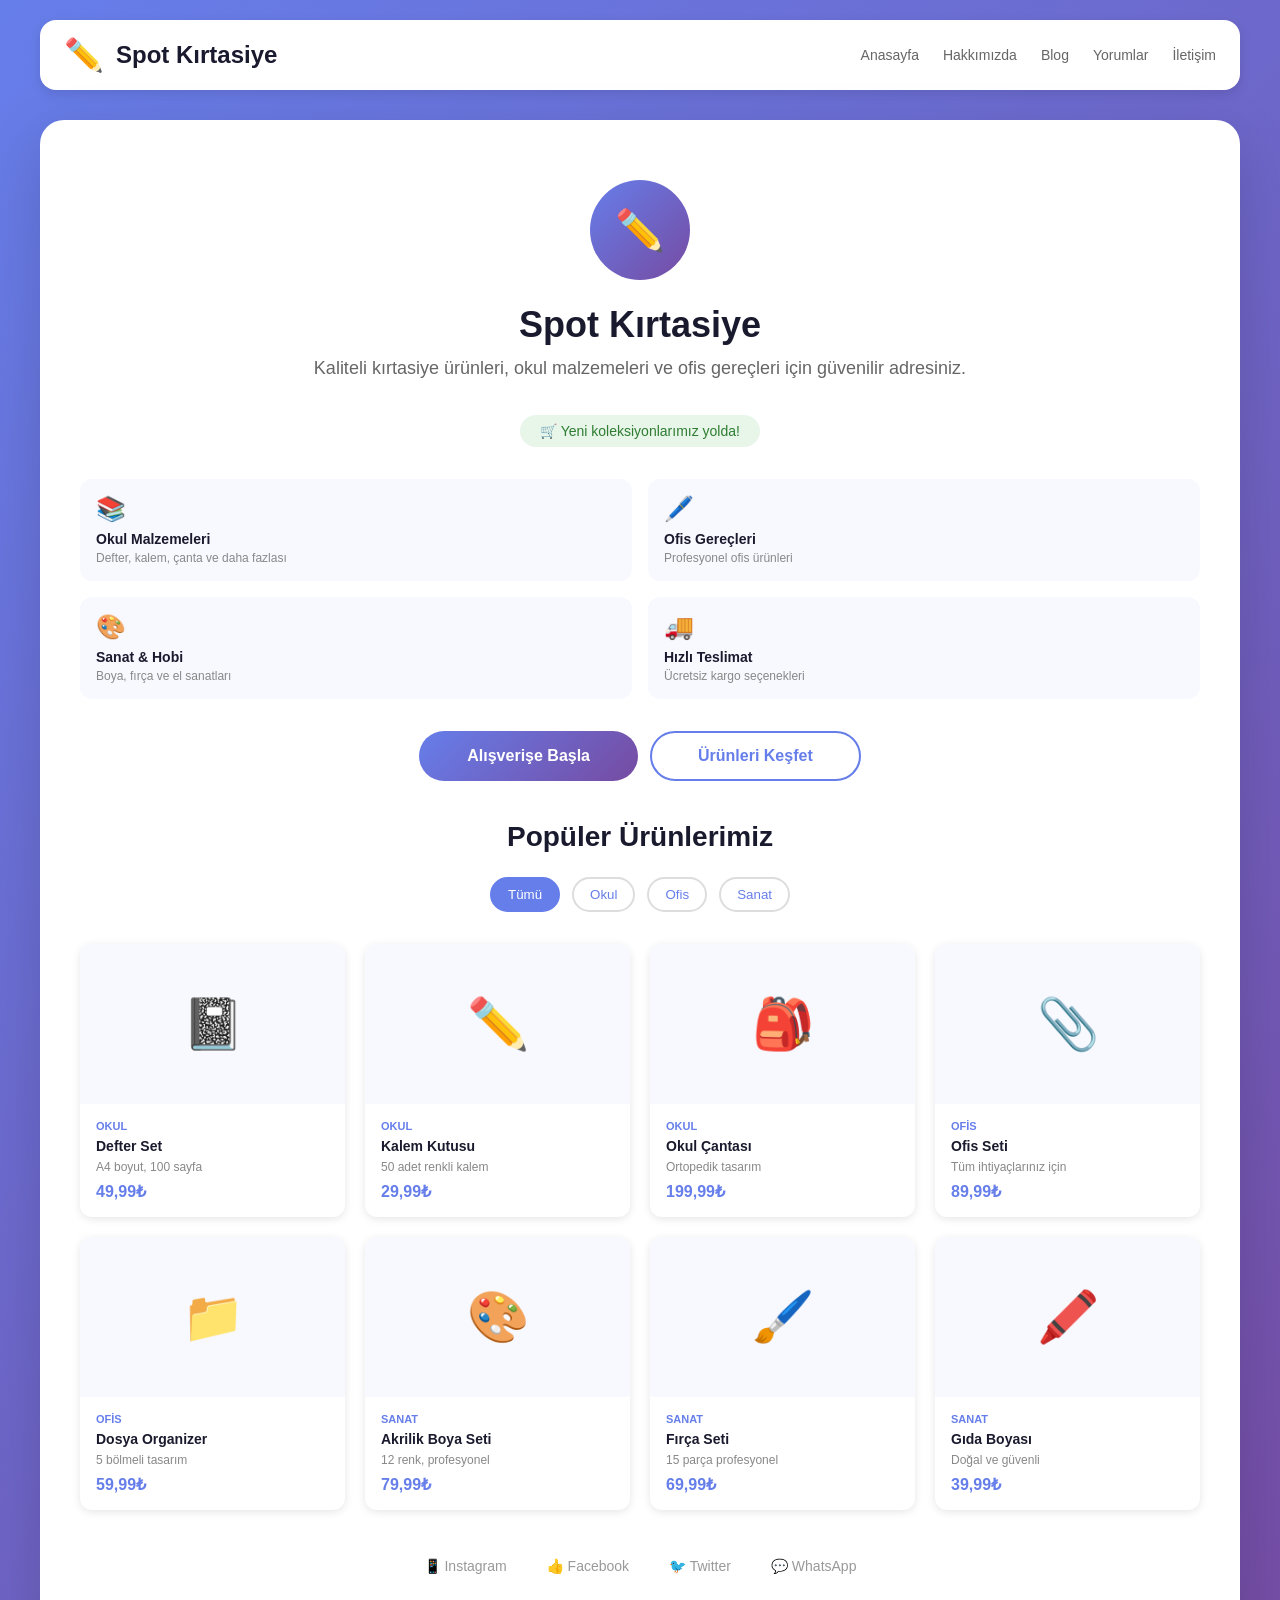
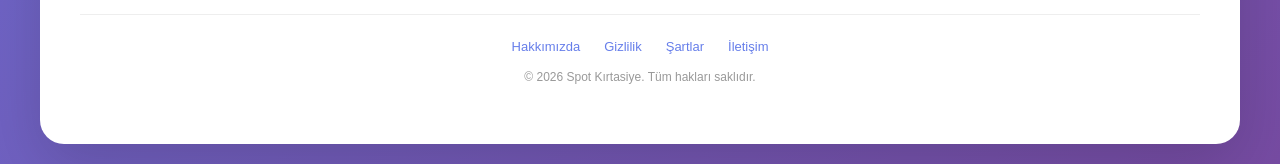
<file: index.html>
<!DOCTYPE html>
<html lang="tr">
<head>
    <meta charset="UTF-8">
    <meta name="viewport" content="width=device-width, initial-scale=1.0">
    <meta name="description" content="Spot Kırtasiye - Kaliteli kırtasiye ürünleri, okul malzemeleri ve ofis gereçleri için güvenilir adresiniz.">
    <meta name="keywords" content="kırtasiye, okul malzemeleri, ofis gereçleri, sanat malzemeleri">
    <meta name="author" content="Spot Kırtasiye">
    <meta property="og:title" content="Spot Kırtasiye">
    <meta property="og:description" content="Kaliteli kırtasiye ürünleri, okul malzemeleri ve ofis gereçleri">
    <meta property="og:type" content="website">
    
    <title>Spot Kırtasiye - Resmi Web Sitesi</title>
    <style>
        * { margin: 0; padding: 0; box-sizing: border-box; }
        
        body {
            font-family: -apple-system, BlinkMacSystemFont, 'Segoe UI', Roboto, sans-serif;
            background: linear-gradient(135deg, #667eea 0%, #764ba2 100%);
            min-height: 100vh;
            padding: 20px;
        }

        .container {
            max-width: 1200px;
            margin: 0 auto;
        }

        /* Header */
        header {
            background: white;
            border-radius: 16px;
            padding: 16px 24px;
            margin-bottom: 30px;
            box-shadow: 0 4px 12px rgba(0,0,0,0.1);
        }

        .header-content {
            display: flex;
            justify-content: space-between;
            align-items: center;
            flex-wrap: wrap;
            gap: 20px;
        }

        .logo-section {
            display: flex;
            align-items: center;
            gap: 12px;
            text-decoration: none;
            color: #1a1a2e;
            font-weight: 700;
            font-size: 24px;
        }

        .logo-icon {
            font-size: 32px;
        }

        nav {
            display: flex;
            gap: 24px;
            flex-wrap: wrap;
        }

        nav a {
            text-decoration: none;
            color: #666;
            font-weight: 500;
            transition: color 0.2s;
            font-size: 14px;
        }

        nav a:hover {
            color: #667eea;
        }

        .card {
            background: white;
            border-radius: 24px;
            padding: 60px 40px;
            width: 100%;
            box-shadow: 0 20px 60px rgba(0,0,0,0.15);
            animation: fadeIn 0.8s ease-out;
        }

        @keyframes fadeIn {
            from { opacity: 0; transform: translateY(20px); }
            to { opacity: 1; transform: translateY(0); }
        }

        .logo {
            width: 100px;
            height: 100px;
            background: linear-gradient(135deg, #667eea, #764ba2);
            border-radius: 50%;
            display: flex;
            align-items: center;
            justify-content: center;
            margin: 0 auto 24px;
            font-size: 40px;
            color: white;
            animation: pulse 2s infinite;
        }

        @keyframes pulse {
            0%, 100% { transform: scale(1); }
            50% { transform: scale(1.05); }
        }

        h1 {
            font-size: 36px;
            color: #1a1a2e;
            margin-bottom: 8px;
            font-weight: 700;
            text-align: center;
        }

        h2 {
            font-size: 28px;
            color: #1a1a2e;
            margin-bottom: 24px;
            font-weight: 700;
            text-align: center;
        }

        .subtitle {
            font-size: 18px;
            color: #666;
            margin-bottom: 32px;
            line-height: 1.6;
            text-align: center;
        }

        .badge {
            display: inline-block;
            background: #e8f5e9;
            color: #2e7d32;
            padding: 8px 20px;
            border-radius: 50px;
            font-size: 14px;
            font-weight: 500;
            margin: 0 auto 32px;
            display: block;
            width: fit-content;
        }

        .features {
            display: grid;
            grid-template-columns: 1fr 1fr;
            gap: 16px;
            margin-bottom: 32px;
            text-align: left;
        }

        .feature {
            background: #f8f9ff;
            padding: 16px;
            border-radius: 12px;
            transition: transform 0.2s, box-shadow 0.2s;
        }

        .feature:hover {
            transform: translateY(-2px);
            box-shadow: 0 4px 12px rgba(102, 126, 234, 0.2);
        }

        .feature-icon {
            font-size: 24px;
            margin-bottom: 8px;
            display: block;
        }

        .feature h3 {
            font-size: 14px;
            color: #1a1a2e;
            margin-bottom: 4px;
            font-weight: 600;
        }

        .feature p {
            font-size: 12px;
            color: #888;
        }

        .button-group {
            display: flex;
            gap: 12px;
            justify-content: center;
            margin-bottom: 32px;
            flex-wrap: wrap;
        }

        .btn {
            display: inline-block;
            background: linear-gradient(135deg, #667eea, #764ba2);
            color: white;
            padding: 16px 48px;
            border-radius: 50px;
            font-size: 16px;
            font-weight: 600;
            text-decoration: none;
            transition: transform 0.2s, box-shadow 0.2s;
            border: none;
            cursor: pointer;
        }

        .btn:hover {
            transform: translateY(-2px);
            box-shadow: 0 8px 25px rgba(102, 126, 234, 0.4);
        }

        .btn-secondary {
            background: transparent;
            color: #667eea;
            border: 2px solid #667eea;
            padding: 14px 46px;
        }

        .btn-secondary:hover {
            background: #667eea;
            color: white;
        }

        .filter-buttons {
            display: flex;
            justify-content: center;
            gap: 12px;
            margin-bottom: 32px;
            flex-wrap: wrap;
        }

        .filter-btn {
            padding: 8px 16px;
            border: 2px solid #ddd;
            background: white;
            color: #667eea;
            border-radius: 20px;
            cursor: pointer;
            font-weight: 500;
            transition: all 0.2s;
        }

        .filter-btn:hover,
        .filter-btn.active {
            background: #667eea;
            color: white;
            border-color: #667eea;
        }

        .products-grid {
            display: grid;
            grid-template-columns: repeat(auto-fill, minmax(220px, 1fr));
            gap: 20px;
            margin-bottom: 40px;
        }

        .product-card {
            background: white;
            border-radius: 12px;
            overflow: hidden;
            transition: transform 0.2s, box-shadow 0.2s;
            cursor: pointer;
            box-shadow: 0 2px 8px rgba(0,0,0,0.1);
        }

        .product-card:hover {
            transform: translateY(-4px);
            box-shadow: 0 12px 30px rgba(0,0,0,0.15);
        }

        .product-image {
            width: 100%;
            height: 160px;
            background: #f8f9ff;
            display: flex;
            align-items: center;
            justify-content: center;
            font-size: 50px;
        }

        .product-info {
            padding: 16px;
        }

        .product-category {
            font-size: 11px;
            color: #667eea;
            text-transform: uppercase;
            font-weight: 600;
            margin-bottom: 6px;
        }

        .product-name {
            font-size: 14px;
            font-weight: 600;
            color: #1a1a2e;
            margin-bottom: 6px;
        }

        .product-description {
            font-size: 12px;
            color: #888;
            margin-bottom: 8px;
        }

        .product-price {
            font-size: 16px;
            font-weight: 700;
            color: #667eea;
        }

        .social {
            margin-top: 24px;
            display: flex;
            justify-content: center;
            gap: 16px;
            flex-wrap: wrap;
        }

        .social a {
            color: #999;
            text-decoration: none;
            font-size: 14px;
            transition: color 0.2s;
            padding: 8px 12px;
            border-radius: 6px;
            display: inline-flex;
            align-items: center;
            gap: 6px;
        }

        .social a:hover {
            color: #667eea;
            background: #f8f9ff;
        }

        .footer {
            margin-top: 32px;
            padding-top: 24px;
            border-top: 1px solid #eee;
            font-size: 12px;
            color: #999;
            text-align: center;
        }

        .footer-links {
            margin-bottom: 16px;
            display: flex;
            justify-content: center;
            gap: 24px;
            font-size: 13px;
            flex-wrap: wrap;
        }

        .footer-links a {
            color: #667eea;
            text-decoration: none;
            transition: color 0.2s;
        }

        .footer-links a:hover {
            color: #764ba2;
        }

        @media (max-width: 768px) {
            .card { padding: 40px 24px; }
            h1 { font-size: 28px; }
            .features { grid-template-columns: 1fr; }
            .button-group { flex-direction: column; }
            .btn { width: 100%; }
            .products-grid { grid-template-columns: repeat(auto-fill, minmax(180px, 1fr)); }
            .footer-links { flex-direction: column; gap: 12px; }
            nav { gap: 12px; }
            nav a { font-size: 12px; }
        }

        @media (max-width: 480px) {
            header {
                padding: 12px 16px;
            }
            .card { padding: 30px 16px; }
            h1 { font-size: 24px; }
            .btn { padding: 12px 32px; font-size: 14px; }
            .logo { width: 80px; height: 80px; font-size: 32px; }
            .social { gap: 8px; }
            .products-grid { grid-template-columns: 1fr; }
            .feature-icon { font-size: 20px; }
            .feature h3 { font-size: 13px; }
            .logo-section { font-size: 18px; }
            nav { gap: 8px; }
            nav a { font-size: 11px; }
        }
    </style>
</head>
<body>
    <div class="container">
        <!-- Header Navigation -->
        <header>
            <div class="header-content">
                <a href="index.html" class="logo-section">
                    <span class="logo-icon">✏️</span>
                    <span>Spot Kırtasiye</span>
                </a>
                <nav>
                    <a href="index.html">Anasayfa</a>
                    <a href="pages/about.html">Hakkımızda</a>
                    <a href="pages/blog.html">Blog</a>
                    <a href="pages/reviews.html">Yorumlar</a>
                    <a href="pages/contact.html">İletişim</a>
                </nav>
            </div>
        </header>

        <!-- Main Content -->
        <div class="card">
            <div class="logo">✏️</div>
            <h1>Spot Kırtasiye</h1>
            <p class="subtitle">Kaliteli kırtasiye ürünleri, okul malzemeleri ve ofis gereçleri için güvenilir adresiniz.</p>
            <div class="badge">🛒 Yeni koleksiyonlarımız yolda!</div>
            
            <div class="features">
                <div class="feature">
                    <div class="feature-icon">📚</div>
                    <h3>Okul Malzemeleri</h3>
                    <p>Defter, kalem, çanta ve daha fazlası</p>
                </div>
                <div class="feature">
                    <div class="feature-icon">🖊️</div>
                    <h3>Ofis Gereçleri</h3>
                    <p>Profesyonel ofis ürünleri</p>
                </div>
                <div class="feature">
                    <div class="feature-icon">🎨</div>
                    <h3>Sanat & Hobi</h3>
                    <p>Boya, fırça ve el sanatları</p>
                </div>
                <div class="feature">
                    <div class="feature-icon">🚚</div>
                    <h3>Hızlı Teslimat</h3>
                    <p>Ücretsiz kargo seçenekleri</p>
                </div>
            </div>

            <div class="button-group">
                <a href="https://www.spotkirtasiye.com" class="btn">Alışverişe Başla</a>
                <a href="#products" class="btn btn-secondary">Ürünleri Keşfet</a>
            </div>

            <!-- Products Section -->
            <div id="products" style="margin-top: 40px;">
                <h2>Popüler Ürünlerimiz</h2>
                
                <div class="filter-buttons">
                    <button class="filter-btn active" data-category="all">Tümü</button>
                    <button class="filter-btn" data-category="school">Okul</button>
                    <button class="filter-btn" data-category="office">Ofis</button>
                    <button class="filter-btn" data-category="art">Sanat</button>
                </div>

                <div class="products-grid">
                    <div class="product-card" data-category="school">
                        <div class="product-image">📓</div>
                        <div class="product-info">
                            <div class="product-category">Okul</div>
                            <div class="product-name">Defter Set</div>
                            <div class="product-description">A4 boyut, 100 sayfa</div>
                            <div class="product-price">49,99₺</div>
                        </div>
                    </div>

                    <div class="product-card" data-category="school">
                        <div class="product-image">✏️</div>
                        <div class="product-info">
                            <div class="product-category">Okul</div>
                            <div class="product-name">Kalem Kutusu</div>
                            <div class="product-description">50 adet renkli kalem</div>
                            <div class="product-price">29,99₺</div>
                        </div>
                    </div>

                    <div class="product-card" data-category="school">
                        <div class="product-image">🎒</div>
                        <div class="product-info">
                            <div class="product-category">Okul</div>
                            <div class="product-name">Okul Çantası</div>
                            <div class="product-description">Ortopedik tasarım</div>
                            <div class="product-price">199,99₺</div>
                        </div>
                    </div>

                    <div class="product-card" data-category="office">
                        <div class="product-image">📎</div>
                        <div class="product-info">
                            <div class="product-category">Ofis</div>
                            <div class="product-name">Ofis Seti</div>
                            <div class="product-description">Tüm ihtiyaçlarınız için</div>
                            <div class="product-price">89,99₺</div>
                        </div>
                    </div>

                    <div class="product-card" data-category="office">
                        <div class="product-image">📁</div>
                        <div class="product-info">
                            <div class="product-category">Ofis</div>
                            <div class="product-name">Dosya Organizer</div>
                            <div class="product-description">5 bölmeli tasarım</div>
                            <div class="product-price">59,99₺</div>
                        </div>
                    </div>

                    <div class="product-card" data-category="art">
                        <div class="product-image">🎨</div>
                        <div class="product-info">
                            <div class="product-category">Sanat</div>
                            <div class="product-name">Akrilik Boya Seti</div>
                            <div class="product-description">12 renk, profesyonel</div>
                            <div class="product-price">79,99₺</div>
                        </div>
                    </div>

                    <div class="product-card" data-category="art">
                        <div class="product-image">🖌️</div>
                        <div class="product-info">
                            <div class="product-category">Sanat</div>
                            <div class="product-name">Fırça Seti</div>
                            <div class="product-description">15 parça profesyonel</div>
                            <div class="product-price">69,99₺</div>
                        </div>
                    </div>

                    <div class="product-card" data-category="art">
                        <div class="product-image">🖍️</div>
                        <div class="product-info">
                            <div class="product-category">Sanat</div>
                            <div class="product-name">Gıda Boyası</div>
                            <div class="product-description">Doğal ve güvenli</div>
                            <div class="product-price">39,99₺</div>
                        </div>
                    </div>
                </div>
            </div>

            <div class="social">
                <a href="https://www.instagram.com/spotkiratasiye" target="_blank">📱 Instagram</a>
                <a href="https://www.facebook.com/spotkiratasiye" target="_blank">👍 Facebook</a>
                <a href="https://www.twitter.com/spotkiratasiye" target="_blank">🐦 Twitter</a>
                <a href="https://wa.me/905332564848" target="_blank">💬 WhatsApp</a>
            </div>

            <div class="footer">
                <div class="footer-links">
                    <a href="pages/about.html">Hakkımızda</a>
                    <a href="#privacy">Gizlilik</a>
                    <a href="#terms">Şartlar</a>
                    <a href="pages/contact.html">İletişim</a>
                </div>
                © 2026 Spot Kırtasiye. Tüm hakları saklıdır.
            </div>
        </div>
    </div>

    <script>
        // Ürün Filtreleri
        function initProductFilters() {
            const filterButtons = document.querySelectorAll('.filter-btn');
            const productCards = document.querySelectorAll('.product-card');

            filterButtons.forEach(button => {
                button.addEventListener('click', () => {
                    const category = button.getAttribute('data-category');
                    
                    filterButtons.forEach(btn => btn.classList.remove('active'));
                    button.classList.add('active');

                    productCards.forEach(card => {
                        if (category === 'all' || card.getAttribute('data-category') === category) {
                            card.style.display = 'block';
                        } else {
                            card.style.display = 'none';
                        }
                    });
                });
            });
        }

        // Smooth Scroll
        function initSmoothScroll() {
            document.querySelectorAll('a[href^="#"]').forEach(anchor => {
                anchor.addEventListener('click', function (e) {
                    e.preventDefault();
                    const target = document.querySelector(this.getAttribute('href'));
                    if (target) {
                        target.scrollIntoView({ behavior: 'smooth', block: 'start' });
                    }
                });
            });
        }

        // Sayfayı Başlat
        document.addEventListener('DOMContentLoaded', () => {
            initProductFilters();
            initSmoothScroll();
        });
    </script>
</body>
</html>
</file>
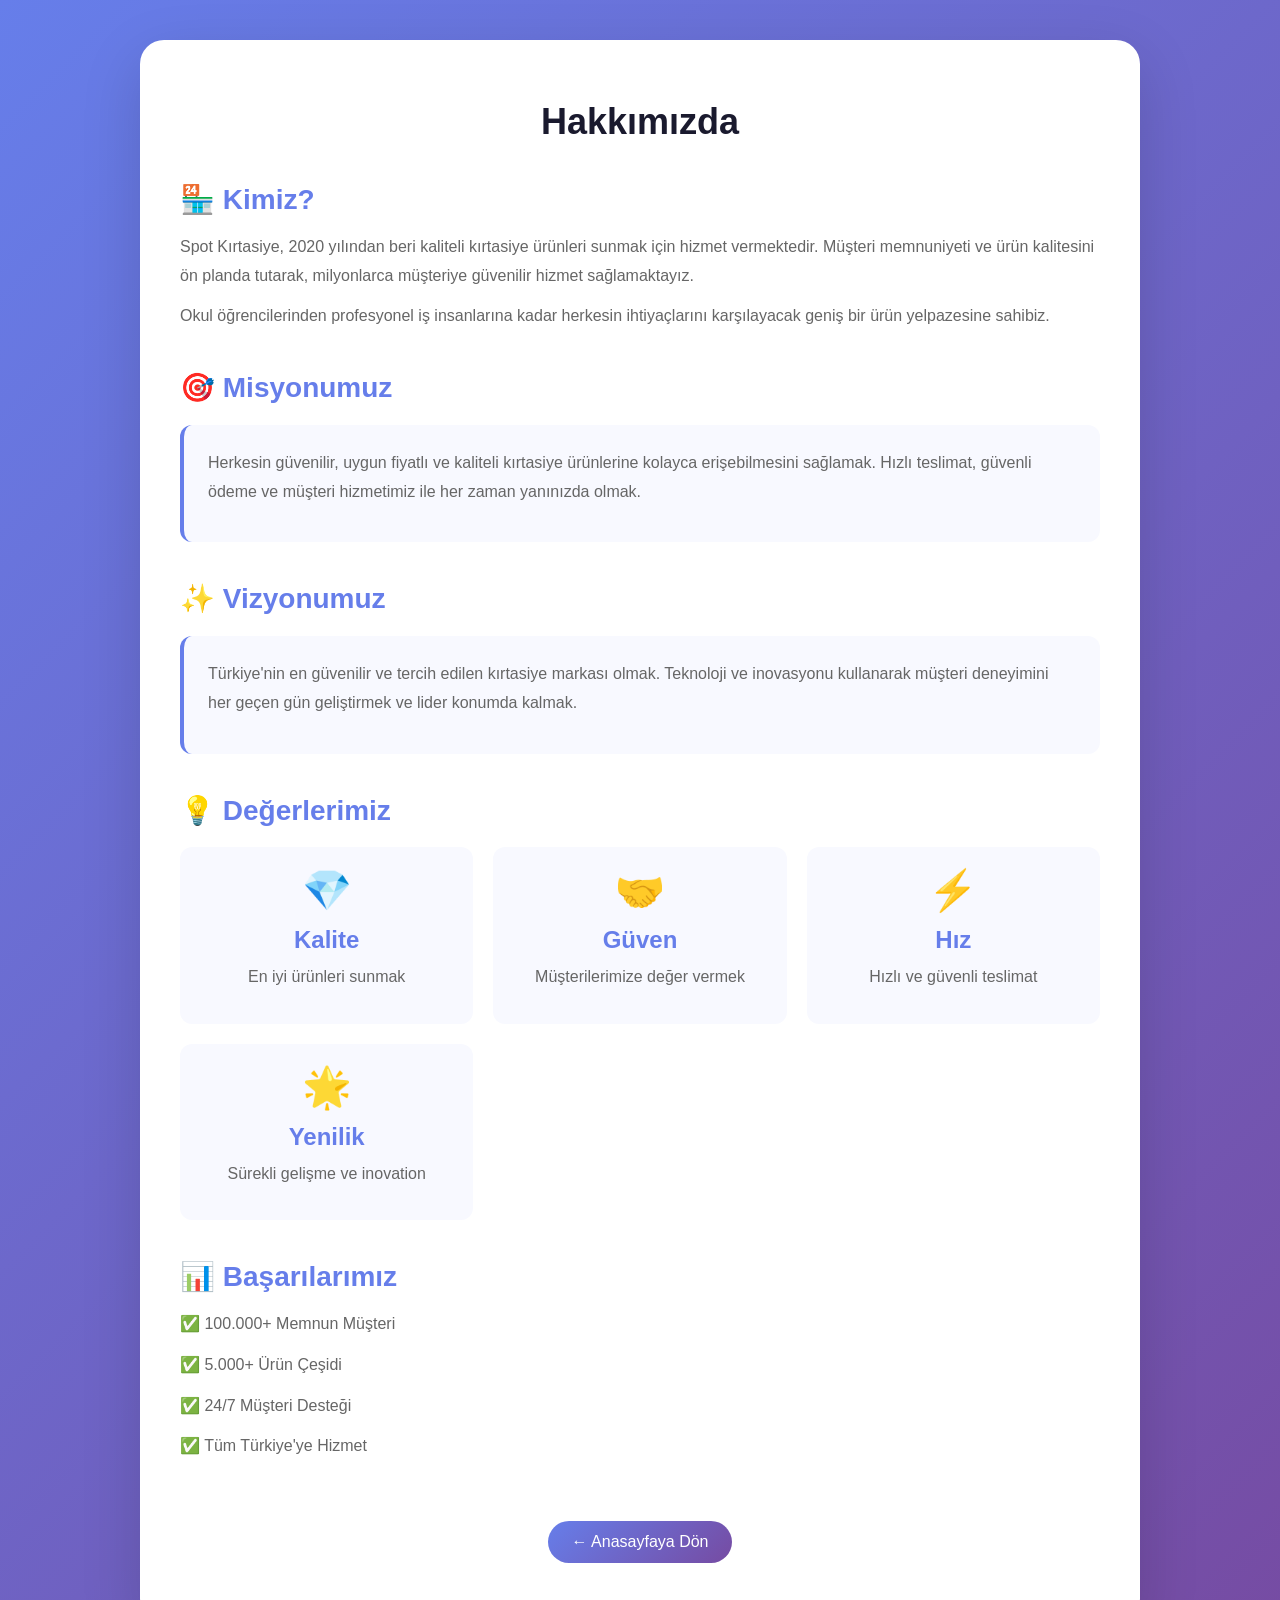
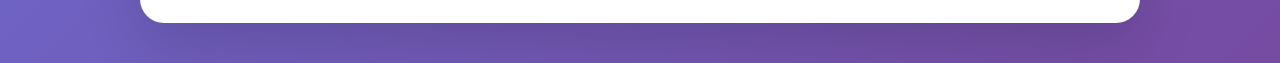
<file: pages/about.html>
<!DOCTYPE html>
<html lang="tr">
<head>
    <meta charset="UTF-8">
    <meta name="viewport" content="width=device-width, initial-scale=1.0">
    <meta name="description" content="Spot Kırtasiye - Hakkımızda. Kaliteli kırtasiye ürünleri sunmak için kurulmuş güvenilir bir işletme.">
    <title>Hakkımızda - Spot Kırtasiye</title>
    <link rel="stylesheet" href="../styles.css">
    <style>
        .about-content {
            background: white;
            border-radius: 24px;
            padding: 60px 40px;
            margin: 20px auto;
            max-width: 1000px;
            box-shadow: 0 20px 60px rgba(0,0,0,0.15);
        }

        .about-section {
            margin-bottom: 40px;
        }

        .about-section h2 {
            color: #667eea;
            margin-bottom: 16px;
            font-size: 28px;
        }

        .about-section p {
            color: #666;
            line-height: 1.8;
            font-size: 16px;
            margin-bottom: 12px;
        }

        .mission-box, .vision-box {
            background: #f8f9ff;
            padding: 24px;
            border-radius: 12px;
            border-left: 4px solid #667eea;
            margin: 20px 0;
        }

        .values-grid {
            display: grid;
            grid-template-columns: repeat(auto-fit, minmax(250px, 1fr));
            gap: 20px;
            margin: 20px 0;
        }

        .value-card {
            background: #f8f9ff;
            padding: 20px;
            border-radius: 12px;
            text-align: center;
        }

        .value-icon {
            font-size: 40px;
            margin-bottom: 12px;
        }

        .value-card h3 {
            color: #667eea;
            margin-bottom: 8px;
        }

        .nav-link {
            display: inline-block;
            margin-top: 20px;
            background: linear-gradient(135deg, #667eea, #764ba2);
            color: white;
            padding: 12px 24px;
            border-radius: 50px;
            text-decoration: none;
            transition: transform 0.2s;
        }

        .nav-link:hover {
            transform: translateY(-2px);
        }

        @media (max-width: 768px) {
            .about-content {
                padding: 30px 20px;
            }

            .about-section h2 {
                font-size: 22px;
            }

            .about-section p {
                font-size: 14px;
            }
        }
    </style>
</head>
<body style="background: linear-gradient(135deg, #667eea 0%, #764ba2 100%); min-height: 100vh; padding: 20px;">
    <div class="about-content">
        <h1 style="color: #1a1a2e; text-align: center; margin-bottom: 40px;">Hakkımızda</h1>

        <div class="about-section">
            <h2>🏪 Kimiz?</h2>
            <p>
                Spot Kırtasiye, 2020 yılından beri kaliteli kırtasiye ürünleri sunmak için hizmet vermektedir. 
                Müşteri memnuniyeti ve ürün kalitesini ön planda tutarak, milyonlarca müşteriye güvenilir hizmet sağlamaktayız.
            </p>
            <p>
                Okul öğrencilerinden profesyonel iş insanlarına kadar herkesin ihtiyaçlarını karşılayacak geniş bir ürün yelpazesine sahibiz.
            </p>
        </div>

        <div class="about-section">
            <h2>🎯 Misyonumuz</h2>
            <div class="mission-box">
                <p>
                    Herkesin güvenilir, uygun fiyatlı ve kaliteli kırtasiye ürünlerine kolayca erişebilmesini sağlamak.
                    Hızlı teslimat, güvenli ödeme ve müşteri hizmetimiz ile her zaman yanınızda olmak.
                </p>
            </div>
        </div>

        <div class="about-section">
            <h2>✨ Vizyonumuz</h2>
            <div class="vision-box">
                <p>
                    Türkiye'nin en güvenilir ve tercih edilen kırtasiye markası olmak. Teknoloji ve inovasyonu kullanarak 
                    müşteri deneyimini her geçen gün geliştirmek ve lider konumda kalmak.
                </p>
            </div>
        </div>

        <div class="about-section">
            <h2>💡 Değerlerimiz</h2>
            <div class="values-grid">
                <div class="value-card">
                    <div class="value-icon">💎</div>
                    <h3>Kalite</h3>
                    <p>En iyi ürünleri sunmak</p>
                </div>
                <div class="value-card">
                    <div class="value-icon">🤝</div>
                    <h3>Güven</h3>
                    <p>Müşterilerimize değer vermek</p>
                </div>
                <div class="value-card">
                    <div class="value-icon">⚡</div>
                    <h3>Hız</h3>
                    <p>Hızlı ve güvenli teslimat</p>
                </div>
                <div class="value-card">
                    <div class="value-icon">🌟</div>
                    <h3>Yenilik</h3>
                    <p>Sürekli gelişme ve inovation</p>
                </div>
            </div>
        </div>

        <div class="about-section">
            <h2>📊 Başarılarımız</h2>
            <p>✅ 100.000+ Memnun Müşteri</p>
            <p>✅ 5.000+ Ürün Çeşidi</p>
            <p>✅ 24/7 Müşteri Desteği</p>
            <p>✅ Tüm Türkiye'ye Hizmet</p>
        </div>

        <div style="text-align: center; margin-top: 40px;">
            <a href="../index.html" class="nav-link">← Anasayfaya Dön</a>
        </div>
    </div>
</body>
</html>
</file>
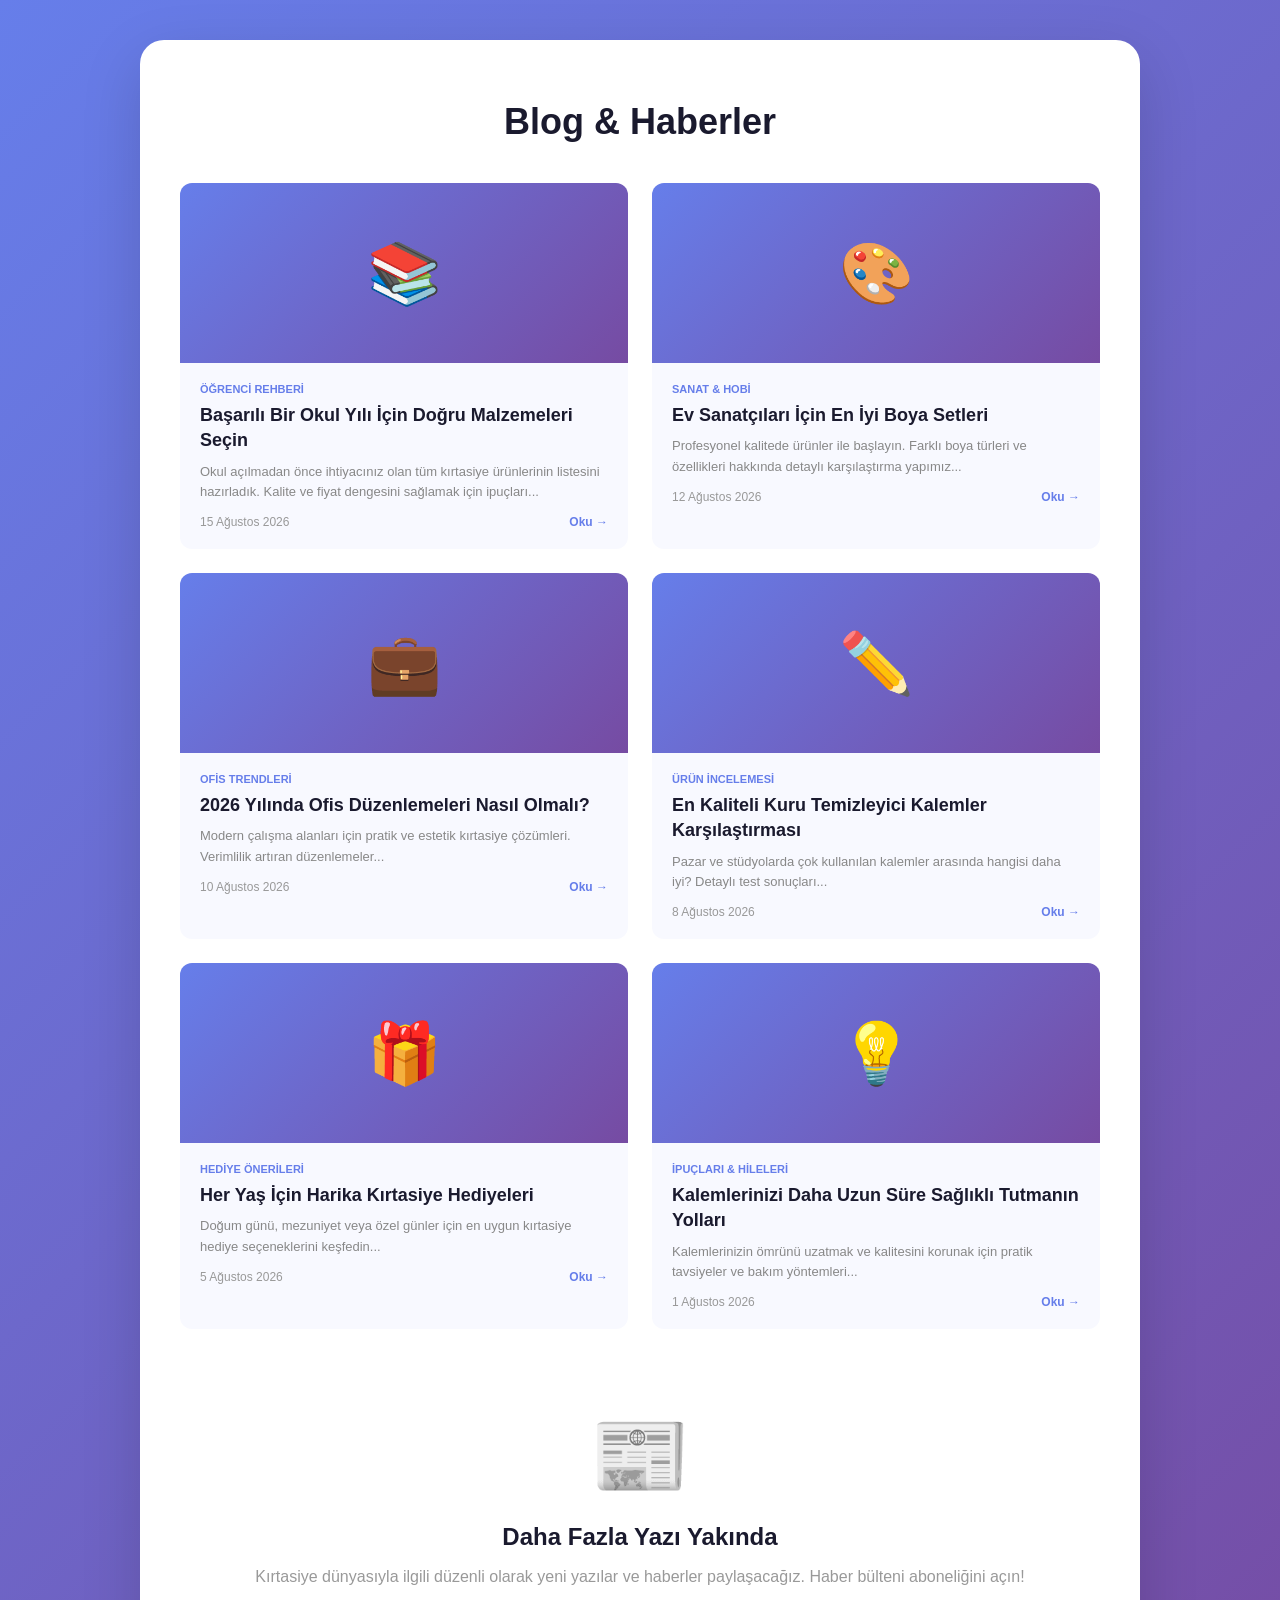
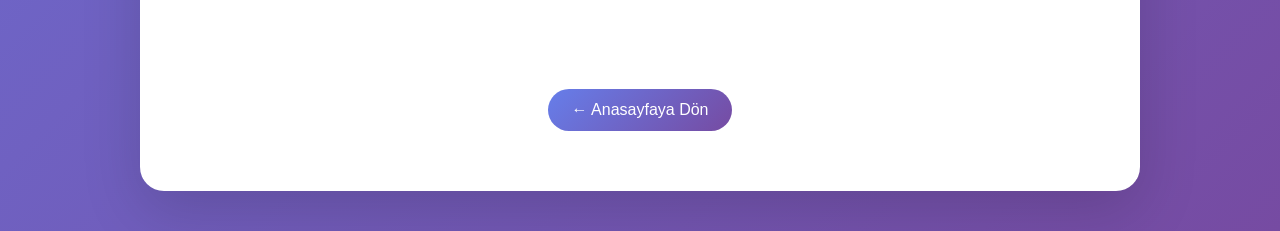
<file: pages/blog.html>
<!DOCTYPE html>
<html lang="tr">
<head>
    <meta charset="UTF-8">
    <meta name="viewport" content="width=device-width, initial-scale=1.0">
    <meta name="description" content="Spot Kırtasiye - Blog. Kırtasiye trendleri, ürün önerileri ve ipuçları.">
    <title>Blog - Spot Kırtasiye</title>
    <link rel="stylesheet" href="../styles.css">
    <style>
        .blog-container {
            background: white;
            border-radius: 24px;
            padding: 60px 40px;
            margin: 20px auto;
            max-width: 1000px;
            box-shadow: 0 20px 60px rgba(0,0,0,0.15);
        }

        .blog-grid {
            display: grid;
            grid-template-columns: repeat(auto-fill, minmax(300px, 1fr));
            gap: 24px;
            margin-bottom: 40px;
        }

        .blog-card {
            background: #f8f9ff;
            border-radius: 12px;
            overflow: hidden;
            transition: transform 0.2s, box-shadow 0.2s;
            cursor: pointer;
        }

        .blog-card:hover {
            transform: translateY(-4px);
            box-shadow: 0 12px 30px rgba(0,0,0,0.15);
        }

        .blog-image {
            width: 100%;
            height: 180px;
            background: linear-gradient(135deg, #667eea, #764ba2);
            display: flex;
            align-items: center;
            justify-content: center;
            font-size: 60px;
        }

        .blog-content {
            padding: 20px;
        }

        .blog-category {
            font-size: 11px;
            color: #667eea;
            text-transform: uppercase;
            font-weight: 600;
            margin-bottom: 8px;
        }

        .blog-title {
            font-size: 18px;
            font-weight: 700;
            color: #1a1a2e;
            margin-bottom: 8px;
            line-height: 1.4;
        }

        .blog-excerpt {
            font-size: 13px;
            color: #888;
            line-height: 1.6;
            margin-bottom: 12px;
        }

        .blog-meta {
            font-size: 12px;
            color: #999;
            display: flex;
            justify-content: space-between;
        }

        .read-more {
            color: #667eea;
            text-decoration: none;
            font-weight: 600;
            transition: color 0.2s;
        }

        .read-more:hover {
            color: #764ba2;
        }

        .nav-link {
            display: inline-block;
            margin-top: 20px;
            background: linear-gradient(135deg, #667eea, #764ba2);
            color: white;
            padding: 12px 24px;
            border-radius: 50px;
            text-decoration: none;
            transition: transform 0.2s;
        }

        .nav-link:hover {
            transform: translateY(-2px);
        }

        .coming-soon {
            text-align: center;
            padding: 40px 20px;
            color: #999;
        }

        .coming-soon-icon {
            font-size: 80px;
            margin-bottom: 20px;
        }

        @media (max-width: 768px) {
            .blog-container {
                padding: 30px 20px;
            }

            .blog-grid {
                grid-template-columns: 1fr;
            }
        }
    </style>
</head>
<body style="background: linear-gradient(135deg, #667eea 0%, #764ba2 100%); min-height: 100vh; padding: 20px;">
    <div class="blog-container">
        <h1 style="color: #1a1a2e; text-align: center; margin-bottom: 40px;">Blog & Haberler</h1>

        <div class="blog-grid">
            <div class="blog-card">
                <div class="blog-image">📚</div>
                <div class="blog-content">
                    <div class="blog-category">Öğrenci Rehberi</div>
                    <div class="blog-title">Başarılı Bir Okul Yılı İçin Doğru Malzemeleri Seçin</div>
                    <div class="blog-excerpt">Okul açılmadan önce ihtiyacınız olan tüm kırtasiye ürünlerinin listesini hazırladık. Kalite ve fiyat dengesini sağlamak için ipuçları...</div>
                    <div class="blog-meta">
                        <span>15 Ağustos 2026</span>
                        <a href="#" class="read-more">Oku →</a>
                    </div>
                </div>
            </div>

            <div class="blog-card">
                <div class="blog-image">🎨</div>
                <div class="blog-content">
                    <div class="blog-category">Sanat & Hobi</div>
                    <div class="blog-title">Ev Sanatçıları İçin En İyi Boya Setleri</div>
                    <div class="blog-excerpt">Profesyonel kalitede ürünler ile başlayın. Farklı boya türleri ve özellikleri hakkında detaylı karşılaştırma yapımız...</div>
                    <div class="blog-meta">
                        <span>12 Ağustos 2026</span>
                        <a href="#" class="read-more">Oku →</a>
                    </div>
                </div>
            </div>

            <div class="blog-card">
                <div class="blog-image">💼</div>
                <div class="blog-content">
                    <div class="blog-category">Ofis Trendleri</div>
                    <div class="blog-title">2026 Yılında Ofis Düzenlemeleri Nasıl Olmalı?</div>
                    <div class="blog-excerpt">Modern çalışma alanları için pratik ve estetik kırtasiye çözümleri. Verimlilik artıran düzenlemeler...</div>
                    <div class="blog-meta">
                        <span>10 Ağustos 2026</span>
                        <a href="#" class="read-more">Oku →</a>
                    </div>
                </div>
            </div>

            <div class="blog-card">
                <div class="blog-image">✏️</div>
                <div class="blog-content">
                    <div class="blog-category">Ürün İncelemesi</div>
                    <div class="blog-title">En Kaliteli Kuru Temizleyici Kalemler Karşılaştırması</div>
                    <div class="blog-excerpt">Pazar ve stüdyolarda çok kullanılan kalemler arasında hangisi daha iyi? Detaylı test sonuçları...</div>
                    <div class="blog-meta">
                        <span>8 Ağustos 2026</span>
                        <a href="#" class="read-more">Oku →</a>
                    </div>
                </div>
            </div>

            <div class="blog-card">
                <div class="blog-image">🎁</div>
                <div class="blog-content">
                    <div class="blog-category">Hediye Önerileri</div>
                    <div class="blog-title">Her Yaş İçin Harika Kırtasiye Hediyeleri</div>
                    <div class="blog-excerpt">Doğum günü, mezuniyet veya özel günler için en uygun kırtasiye hediye seçeneklerini keşfedin...</div>
                    <div class="blog-meta">
                        <span>5 Ağustos 2026</span>
                        <a href="#" class="read-more">Oku →</a>
                    </div>
                </div>
            </div>

            <div class="blog-card">
                <div class="blog-image">💡</div>
                <div class="blog-content">
                    <div class="blog-category">İpuçları & Hileleri</div>
                    <div class="blog-title">Kalemlerinizi Daha Uzun Süre Sağlıklı Tutmanın Yolları</div>
                    <div class="blog-excerpt">Kalemlerinizin ömrünü uzatmak ve kalitesini korunak için pratik tavsiyeler ve bakım yöntemleri...</div>
                    <div class="blog-meta">
                        <span>1 Ağustos 2026</span>
                        <a href="#" class="read-more">Oku →</a>
                    </div>
                </div>
            </div>
        </div>

        <div class="coming-soon">
            <div class="coming-soon-icon">📰</div>
            <h3 style="color: #1a1a2e; margin-bottom: 12px;">Daha Fazla Yazı Yakında</h3>
            <p>Kırtasiye dünyasıyla ilgili düzenli olarak yeni yazılar ve haberler paylaşacağız. Haber bülteni aboneliğini açın!</p>
        </div>

        <div style="text-align: center; margin-top: 40px;">
            <a href="../index.html" class="nav-link">← Anasayfaya Dön</a>
        </div>
    </div>
</body>
</html>
</file>
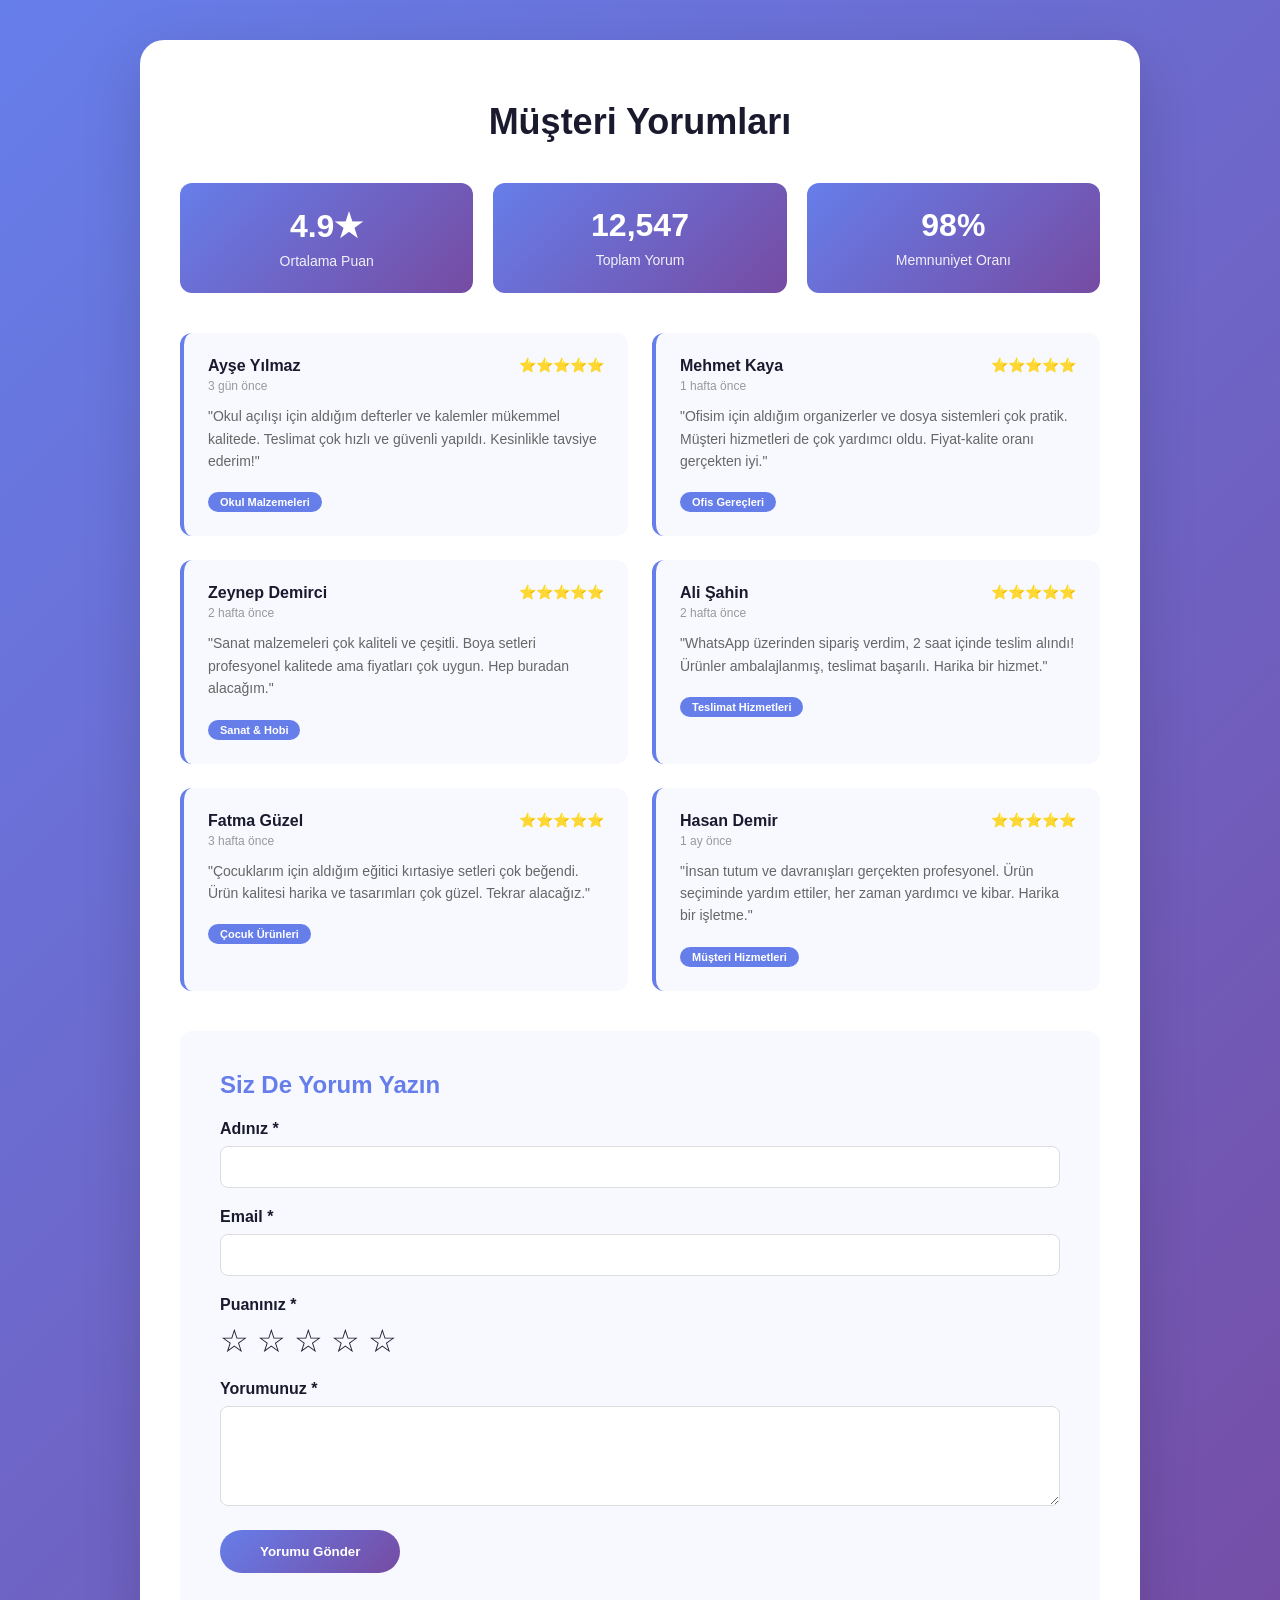
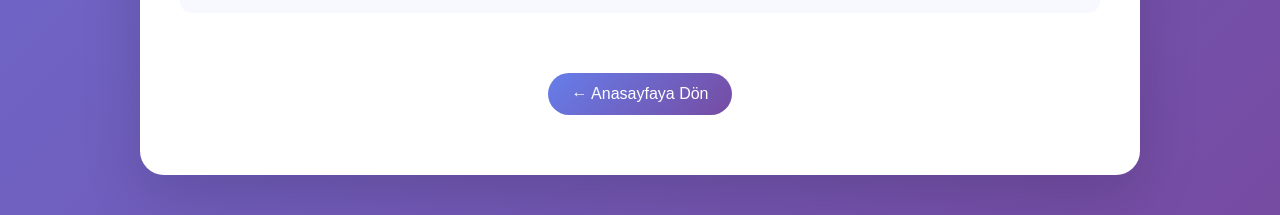
<file: pages/reviews.html>
<!DOCTYPE html>
<html lang="tr">
<head>
    <meta charset="UTF-8">
    <meta name="viewport" content="width=device-width, initial-scale=1.0">
    <meta name="description" content="Spot Kırtasiye - Müşteri Yorumları. Binlerce memnun müşterimizin deneyimleri okuyun.">
    <title>Müşteri Yorumları - Spot Kırtasiye</title>
    <link rel="stylesheet" href="../styles.css">
    <style>
        .reviews-container {
            background: white;
            border-radius: 24px;
            padding: 60px 40px;
            margin: 20px auto;
            max-width: 1000px;
            box-shadow: 0 20px 60px rgba(0,0,0,0.15);
        }

        .reviews-stats {
            display: grid;
            grid-template-columns: repeat(auto-fit, minmax(200px, 1fr));
            gap: 20px;
            margin-bottom: 40px;
        }

        .stat-card {
            background: linear-gradient(135deg, #667eea, #764ba2);
            color: white;
            padding: 24px;
            border-radius: 12px;
            text-align: center;
        }

        .stat-number {
            font-size: 32px;
            font-weight: 700;
            margin-bottom: 8px;
        }

        .stat-label {
            font-size: 14px;
            opacity: 0.9;
        }

        .reviews-grid {
            display: grid;
            grid-template-columns: repeat(auto-fill, minmax(300px, 1fr));
            gap: 24px;
            margin-bottom: 40px;
        }

        .review-card {
            background: #f8f9ff;
            padding: 24px;
            border-radius: 12px;
            border-left: 4px solid #667eea;
            transition: transform 0.2s, box-shadow 0.2s;
        }

        .review-card:hover {
            transform: translateY(-2px);
            box-shadow: 0 8px 20px rgba(0,0,0,0.1);
        }

        .review-header {
            display: flex;
            justify-content: space-between;
            align-items: start;
            margin-bottom: 12px;
        }

        .review-name {
            font-weight: 700;
            color: #1a1a2e;
            font-size: 16px;
        }

        .review-rating {
            color: #ffc107;
            font-size: 14px;
        }

        .review-date {
            font-size: 12px;
            color: #999;
            margin-top: 4px;
        }

        .review-text {
            color: #666;
            line-height: 1.6;
            font-size: 14px;
            margin: 12px 0;
        }

        .review-category {
            display: inline-block;
            background: #667eea;
            color: white;
            padding: 4px 12px;
            border-radius: 20px;
            font-size: 11px;
            font-weight: 600;
            margin-top: 8px;
        }

        .form-section {
            background: #f8f9ff;
            padding: 40px;
            border-radius: 12px;
            margin-top: 40px;
        }

        .form-section h3 {
            color: #667eea;
            margin-bottom: 20px;
        }

        .form-group {
            margin-bottom: 20px;
        }

        label {
            display: block;
            color: #1a1a2e;
            font-weight: 600;
            margin-bottom: 8px;
        }

        input, textarea {
            width: 100%;
            padding: 12px 16px;
            border: 1px solid #ddd;
            border-radius: 8px;
            font-family: inherit;
            font-size: 14px;
            transition: border-color 0.2s;
        }

        input:focus, textarea:focus {
            outline: none;
            border-color: #667eea;
            box-shadow: 0 0 0 3px rgba(102, 126, 234, 0.1);
        }

        textarea {
            resize: vertical;
            min-height: 100px;
        }

        .rating-input {
            display: flex;
            gap: 8px;
        }

        .star {
            font-size: 32px;
            cursor: pointer;
            transition: transform 0.2s;
        }

        .star:hover {
            transform: scale(1.2);
        }

        .btn-submit {
            background: linear-gradient(135deg, #667eea, #764ba2);
            color: white;
            padding: 14px 40px;
            border: none;
            border-radius: 50px;
            font-weight: 600;
            cursor: pointer;
            transition: transform 0.2s, box-shadow 0.2s;
        }

        .btn-submit:hover {
            transform: translateY(-2px);
            box-shadow: 0 8px 25px rgba(102, 126, 234, 0.4);
        }

        .nav-link {
            display: inline-block;
            margin-top: 20px;
            background: linear-gradient(135deg, #667eea, #764ba2);
            color: white;
            padding: 12px 24px;
            border-radius: 50px;
            text-decoration: none;
            transition: transform 0.2s;
        }

        .nav-link:hover {
            transform: translateY(-2px);
        }

        @media (max-width: 768px) {
            .reviews-container {
                padding: 30px 20px;
            }

            .reviews-grid {
                grid-template-columns: 1fr;
            }

            .form-section {
                padding: 20px;
            }
        }
    </style>
</head>
<body style="background: linear-gradient(135deg, #667eea 0%, #764ba2 100%); min-height: 100vh; padding: 20px;">
    <div class="reviews-container">
        <h1 style="color: #1a1a2e; text-align: center; margin-bottom: 40px;">Müşteri Yorumları</h1>

        <div class="reviews-stats">
            <div class="stat-card">
                <div class="stat-number">4.9★</div>
                <div class="stat-label">Ortalama Puan</div>
            </div>
            <div class="stat-card">
                <div class="stat-number">12,547</div>
                <div class="stat-label">Toplam Yorum</div>
            </div>
            <div class="stat-card">
                <div class="stat-number">98%</div>
                <div class="stat-label">Memnuniyet Oranı</div>
            </div>
        </div>

        <div class="reviews-grid">
            <div class="review-card">
                <div class="review-header">
                    <div>
                        <div class="review-name">Ayşe Yılmaz</div>
                        <div class="review-date">3 gün önce</div>
                    </div>
                    <div class="review-rating">⭐⭐⭐⭐⭐</div>
                </div>
                <div class="review-text">
                    "Okul açılışı için aldığım defterler ve kalemler mükemmel kalitede. Teslimat çok hızlı ve güvenli yapıldı. 
                    Kesinlikle tavsiye ederim!"
                </div>
                <span class="review-category">Okul Malzemeleri</span>
            </div>

            <div class="review-card">
                <div class="review-header">
                    <div>
                        <div class="review-name">Mehmet Kaya</div>
                        <div class="review-date">1 hafta önce</div>
                    </div>
                    <div class="review-rating">⭐⭐⭐⭐⭐</div>
                </div>
                <div class="review-text">
                    "Ofisim için aldığım organizerler ve dosya sistemleri çok pratik. Müşteri hizmetleri de çok yardımcı oldu. 
                    Fiyat-kalite oranı gerçekten iyi."
                </div>
                <span class="review-category">Ofis Gereçleri</span>
            </div>

            <div class="review-card">
                <div class="review-header">
                    <div>
                        <div class="review-name">Zeynep Demirci</div>
                        <div class="review-date">2 hafta önce</div>
                    </div>
                    <div class="review-rating">⭐⭐⭐⭐⭐</div>
                </div>
                <div class="review-text">
                    "Sanat malzemeleri çok kaliteli ve çeşitli. Boya setleri profesyonel kalitede ama fiyatları çok uygun. 
                    Hep buradan alacağım."
                </div>
                <span class="review-category">Sanat & Hobi</span>
            </div>

            <div class="review-card">
                <div class="review-header">
                    <div>
                        <div class="review-name">Ali Şahin</div>
                        <div class="review-date">2 hafta önce</div>
                    </div>
                    <div class="review-rating">⭐⭐⭐⭐⭐</div>
                </div>
                <div class="review-text">
                    "WhatsApp üzerinden sipariş verdim, 2 saat içinde teslim alındı! Ürünler ambalajlanmış, teslimat başarılı. 
                    Harika bir hizmet."
                </div>
                <span class="review-category">Teslimat Hizmetleri</span>
            </div>

            <div class="review-card">
                <div class="review-header">
                    <div>
                        <div class="review-name">Fatma Güzel</div>
                        <div class="review-date">3 hafta önce</div>
                    </div>
                    <div class="review-rating">⭐⭐⭐⭐⭐</div>
                </div>
                <div class="review-text">
                    "Çocuklarım için aldığım eğitici kırtasiye setleri çok beğendi. Ürün kalitesi harika ve tasarımları çok güzel. 
                    Tekrar alacağız."
                </div>
                <span class="review-category">Çocuk Ürünleri</span>
            </div>

            <div class="review-card">
                <div class="review-header">
                    <div>
                        <div class="review-name">Hasan Demir</div>
                        <div class="review-date">1 ay önce</div>
                    </div>
                    <div class="review-rating">⭐⭐⭐⭐⭐</div>
                </div>
                <div class="review-text">
                    "İnsan tutum ve davranışları gerçekten profesyonel. Ürün seçiminde yardım ettiler, her zaman yardımcı ve kibar. 
                    Harika bir işletme."
                </div>
                <span class="review-category">Müşteri Hizmetleri</span>
            </div>
        </div>

        <div class="form-section">
            <h3>Siz De Yorum Yazın</h3>
            <form id="reviewForm">
                <div class="form-group">
                    <label for="reviewer-name">Adınız *</label>
                    <input type="text" id="reviewer-name" name="name" required>
                </div>

                <div class="form-group">
                    <label for="reviewer-email">Email *</label>
                    <input type="email" id="reviewer-email" name="email" required>
                </div>

                <div class="form-group">
                    <label>Puanınız *</label>
                    <div class="rating-input" id="ratingInput">
                        <span class="star" data-rating="1">☆</span>
                        <span class="star" data-rating="2">☆</span>
                        <span class="star" data-rating="3">☆</span>
                        <span class="star" data-rating="4">☆</span>
                        <span class="star" data-rating="5">☆</span>
                    </div>
                    <input type="hidden" id="rating" name="rating" value="0">
                </div>

                <div class="form-group">
                    <label for="reviewer-comment">Yorumunuz *</label>
                    <textarea id="reviewer-comment" name="comment" required></textarea>
                </div>

                <button type="submit" class="btn-submit">Yorumu Gönder</button>
            </form>
        </div>

        <div style="text-align: center; margin-top: 40px;">
            <a href="../index.html" class="nav-link">← Anasayfaya Dön</a>
        </div>
    </div>

    <script>
        // Yıldız rating sistemi
        const stars = document.querySelectorAll('.star');
        const ratingInput = document.getElementById('rating');

        stars.forEach(star => {
            star.addEventListener('click', () => {
                const rating = star.getAttribute('data-rating');
                ratingInput.value = rating;
                
                stars.forEach((s, index) => {
                    if (index < rating) {
                        s.textContent = '★';
                    } else {
                        s.textContent = '☆';
                    }
                });
            });

            star.addEventListener('mouseover', () => {
                const rating = star.getAttribute('data-rating');
                stars.forEach((s, index) => {
                    if (index < rating) {
                        s.textContent = '★';
                    } else {
                        s.textContent = '☆';
                    }
                });
            });
        });

        document.getElementById('ratingInput').addEventListener('mouseleave', () => {
            const rating = ratingInput.value;
            stars.forEach((s, index) => {
                if (index < rating) {
                    s.textContent = '★';
                } else {
                    s.textContent = '☆';
                }
            });
        });

        // Form gönderme
        document.getElementById('reviewForm').addEventListener('submit', function(e) {
            e.preventDefault();
            
            const name = document.getElementById('reviewer-name').value;
            const email = document.getElementById('reviewer-email').value;
            const rating = document.getElementById('rating').value;
            const comment = document.getElementById('reviewer-comment').value;

            if (!name || !email || !rating || !comment) {
                alert('Lütfen tüm alanları doldurunuz!');
                return;
            }

            const whatsappMessage = `Merhaba,\n\nYeni Yorum:\nAdı: ${name}\nEmail: ${email}\nPuan: ${'⭐'.repeat(rating)}\nYorum: ${comment}`;
            const whatsappURL = `https://wa.me/905332564848?text=${encodeURIComponent(whatsappMessage)}`;
            
            window.open(whatsappURL, '_blank');
            alert('Yorumunuz WhatsApp\'ta hazırlandı. Göndermek için tıklayın.');
            this.reset();
            ratingInput.value = 0;
            stars.forEach(s => s.textContent = '☆');
        });
    </script>
</body>
</html>
</file>
<file: styles.css>
/* CSS Değişkenleri ve Global Stiller */
:root {
    --primary-gradient: linear-gradient(135deg, #667eea 0%, #764ba2 100%);
    --primary-color: #667eea;
    --secondary-color: #764ba2;
    --text-dark: #1a1a2e;
    --text-gray: #666;
    --bg-light: #f8f9ff;
    --bg-white: white;
    --shadow-sm: 0 2px 8px rgba(0, 0, 0, 0.1);
    --shadow-md: 0 8px 25px rgba(102, 126, 234, 0.4);
    --shadow-lg: 0 20px 60px rgba(0, 0, 0, 0.15);
    --border-radius: 12px;
    --transition: 0.2s ease;
}

* {
    margin: 0;
    padding: 0;
    box-sizing: border-box;
}

html {
    scroll-behavior: smooth;
}

body {
    font-family: -apple-system, BlinkMacSystemFont, 'Segoe UI', Roboto, sans-serif;
    background: var(--primary-gradient);
    min-height: 100vh;
    color: var(--text-dark);
}

/* Tipografi */
h1, h2, h3, h4, h5, h6 {
    font-weight: 700;
    line-height: 1.2;
}

h1 { font-size: 36px; }
h2 { font-size: 28px; }
h3 { font-size: 24px; }
h4 { font-size: 20px; }

p { line-height: 1.6; }

/* Container */
.container {
    max-width: 1200px;
    margin: 0 auto;
    padding: 0 20px;
}

/* Header */
header {
    background: var(--bg-white);
    box-shadow: var(--shadow-sm);
    position: sticky;
    top: 0;
    z-index: 1000;
    padding: 20px 0;
}

.header-content {
    display: flex;
    justify-content: space-between;
    align-items: center;
}

.logo {
    display: flex;
    align-items: center;
    gap: 12px;
    text-decoration: none;
    color: var(--text-dark);
    font-size: 24px;
    font-weight: 700;
}

.logo-icon {
    font-size: 32px;
}

nav {
    display: flex;
    gap: 30px;
}

nav a {
    text-decoration: none;
    color: var(--text-gray);
    font-weight: 500;
    transition: color var(--transition);
}

nav a:hover,
nav a.active {
    color: var(--primary-color);
}

/* Card Principal */
.card {
    background: var(--bg-white);
    border-radius: 24px;
    padding: 60px 40px;
    max-width: 600px;
    width: 100%;
    text-align: center;
    box-shadow: var(--shadow-lg);
    animation: fadeIn 0.8s ease-out;
}

@keyframes fadeIn {
    from {
        opacity: 0;
        transform: translateY(20px);
    }
    to {
        opacity: 1;
        transform: translateY(0);
    }
}

/* Logo Badge */
.logo-badge {
    width: 100px;
    height: 100px;
    background: var(--primary-gradient);
    border-radius: 50%;
    display: flex;
    align-items: center;
    justify-content: center;
    margin: 0 auto 24px;
    font-size: 40px;
    color: var(--bg-white);
    animation: pulse 2s infinite;
}

@keyframes pulse {
    0%, 100% { transform: scale(1); }
    50% { transform: scale(1.05); }
}

.subtitle {
    font-size: 18px;
    color: var(--text-gray);
    margin-bottom: 32px;
    line-height: 1.6;
}

/* Badge */
.badge {
    display: inline-block;
    background: #e8f5e9;
    color: #2e7d32;
    padding: 8px 20px;
    border-radius: 50px;
    font-size: 14px;
    font-weight: 500;
    margin-bottom: 32px;
}

/* Features Grid */
.features {
    display: grid;
    grid-template-columns: 1fr 1fr;
    gap: 16px;
    margin-bottom: 32px;
    text-align: left;
}

.feature {
    background: var(--bg-light);
    padding: 16px;
    border-radius: var(--border-radius);
    transition: transform var(--transition), box-shadow var(--transition);
}

.feature:hover {
    transform: translateY(-2px);
    box-shadow: var(--shadow-sm);
}

.feature-icon {
    font-size: 24px;
    margin-bottom: 8px;
    display: block;
}

.feature h3 {
    font-size: 14px;
    color: var(--text-dark);
    margin-bottom: 4px;
}

.feature p {
    font-size: 12px;
    color: var(--text-gray);
}

/* Buton */
.btn {
    display: inline-block;
    background: var(--primary-gradient);
    color: var(--bg-white);
    padding: 16px 48px;
    border-radius: 50px;
    font-size: 18px;
    font-weight: 600;
    text-decoration: none;
    transition: transform var(--transition), box-shadow var(--transition);
    border: none;
    cursor: pointer;
}

.btn:hover {
    transform: translateY(-2px);
    box-shadow: var(--shadow-md);
}

.btn-secondary {
    background: transparent;
    color: var(--primary-color);
    border: 2px solid var(--primary-color);
    padding: 14px 46px;
}

.btn-secondary:hover {
    background: var(--primary-color);
    color: var(--bg-white);
}

/* Social Links */
.social {
    margin-top: 24px;
    display: flex;
    justify-content: center;
    gap: 16px;
    flex-wrap: wrap;
}

.social a {
    color: var(--text-gray);
    text-decoration: none;
    font-size: 14px;
    font-weight: 500;
    transition: color var(--transition);
    padding: 8px 12px;
}

.social a:hover {
    color: var(--primary-color);
}

/* Footer */
.footer {
    background: var(--bg-white);
    margin-top: 60px;
    padding: 40px 0;
    text-align: center;
    font-size: 12px;
    color: var(--text-gray);
    border-top: 1px solid #eee;
}

.footer-content {
    display: grid;
    grid-template-columns: 1fr 1fr 1fr;
    gap: 40px;
    margin-bottom: 40px;
}

.footer-section h4 {
    margin-bottom: 16px;
    color: var(--text-dark);
}

.footer-section ul {
    list-style: none;
}

.footer-section ul li {
    margin-bottom: 8px;
}

.footer-section a {
    color: var(--text-gray);
    text-decoration: none;
    transition: color var(--transition);
}

.footer-section a:hover {
    color: var(--primary-color);
}

/* Section Styles */
.section {
    padding: 80px 0;
}

.section-title {
    text-align: center;
    margin-bottom: 60px;
}

.section-title h2 {
    margin-bottom: 16px;
    color: var(--bg-white);
}

.section-title p {
    color: rgba(255, 255, 255, 0.8);
    font-size: 18px;
}

/* Ürünler Grid */
.products-grid {
    display: grid;
    grid-template-columns: repeat(auto-fill, minmax(250px, 1fr));
    gap: 24px;
    margin-top: 40px;
}

.product-card {
    background: var(--bg-white);
    border-radius: var(--border-radius);
    overflow: hidden;
    transition: transform var(--transition), box-shadow var(--transition);
    cursor: pointer;
}

.product-card:hover {
    transform: translateY(-4px);
    box-shadow: var(--shadow-lg);
}

.product-image {
    width: 100%;
    height: 200px;
    background: var(--bg-light);
    display: flex;
    align-items: center;
    justify-content: center;
    font-size: 60px;
}

.product-info {
    padding: 20px;
}

.product-category {
    font-size: 12px;
    color: var(--primary-color);
    text-transform: uppercase;
    font-weight: 600;
    margin-bottom: 8px;
}

.product-name {
    font-size: 16px;
    margin-bottom: 8px;
    color: var(--text-dark);
}

.product-description {
    font-size: 14px;
    color: var(--text-gray);
    margin-bottom: 12px;
}

.product-price {
    font-size: 20px;
    font-weight: 700;
    color: var(--primary-color);
}

/* Testimonial */
.testimonial {
    background: var(--bg-white);
    border-radius: var(--border-radius);
    padding: 24px;
    margin: 16px 0;
    border-left: 4px solid var(--primary-color);
}

.testimonial-author {
    font-weight: 600;
    color: var(--text-dark);
    margin-bottom: 4px;
}

.testimonial-text {
    color: var(--text-gray);
    font-size: 14px;
    line-height: 1.6;
}

.testimonial-rating {
    color: #ffc107;
    margin-top: 8px;
}

/* Form Styles */
.form-group {
    margin-bottom: 20px;
}

label {
    display: block;
    margin-bottom: 8px;
    font-weight: 500;
    color: var(--text-dark);
}

input,
textarea {
    width: 100%;
    padding: 12px 16px;
    border: 1px solid #ddd;
    border-radius: var(--border-radius);
    font-family: inherit;
    font-size: 14px;
    transition: border-color var(--transition);
}

input:focus,
textarea:focus {
    outline: none;
    border-color: var(--primary-color);
    box-shadow: 0 0 0 3px rgba(102, 126, 234, 0.1);
}

textarea {
    resize: vertical;
    min-height: 120px;
}

/* Responsive Design */
@media (max-width: 768px) {
    .card {
        padding: 40px 24px;
    }

    h1 {
        font-size: 28px;
    }

    .features {
        grid-template-columns: 1fr;
    }

    nav {
        gap: 20px;
    }

    .products-grid {
        grid-template-columns: repeat(auto-fill, minmax(200px, 1fr));
    }

    .footer-content {
        grid-template-columns: 1fr;
        gap: 30px;
    }

    .section {
        padding: 60px 0;
    }
}

@media (max-width: 480px) {
    .header-content {
        flex-direction: column;
        gap: 20px;
    }

    nav {
        flex-direction: column;
        text-align: center;
        gap: 16px;
    }

    .card {
        padding: 30px 16px;
    }

    h1 {
        font-size: 24px;
    }

    .btn {
        padding: 12px 32px;
        font-size: 16px;
    }

    .logo-badge {
        width: 80px;
        height: 80px;
        font-size: 32px;
    }

    .products-grid {
        grid-template-columns: 1fr;
    }
}

/* Utility Classes */
.text-center { text-align: center; }
.text-left { text-align: left; }
.text-right { text-align: right; }

.mt-20 { margin-top: 20px; }
.mt-40 { margin-top: 40px; }
.mb-20 { margin-bottom: 20px; }
.mb-40 { margin-bottom: 40px; }

.hidden { display: none; }
.visible { display: block; }
</file>
